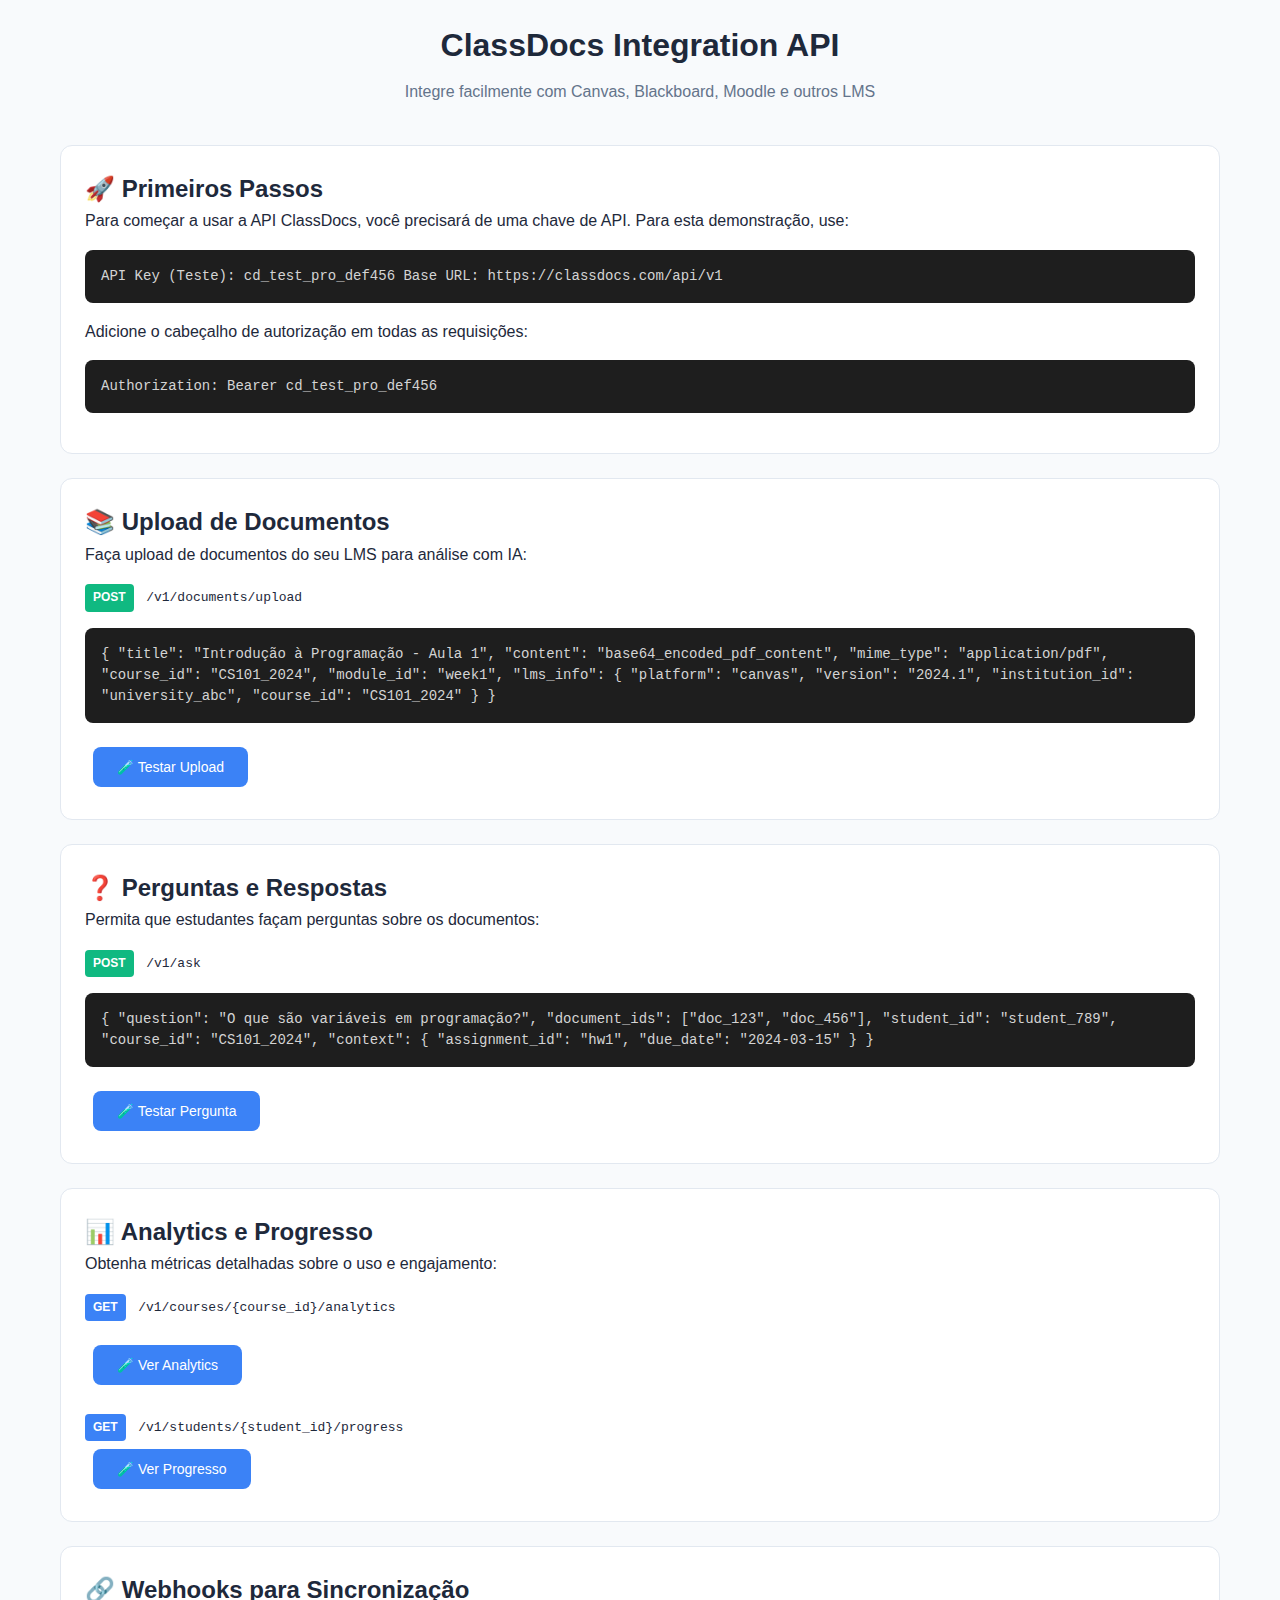
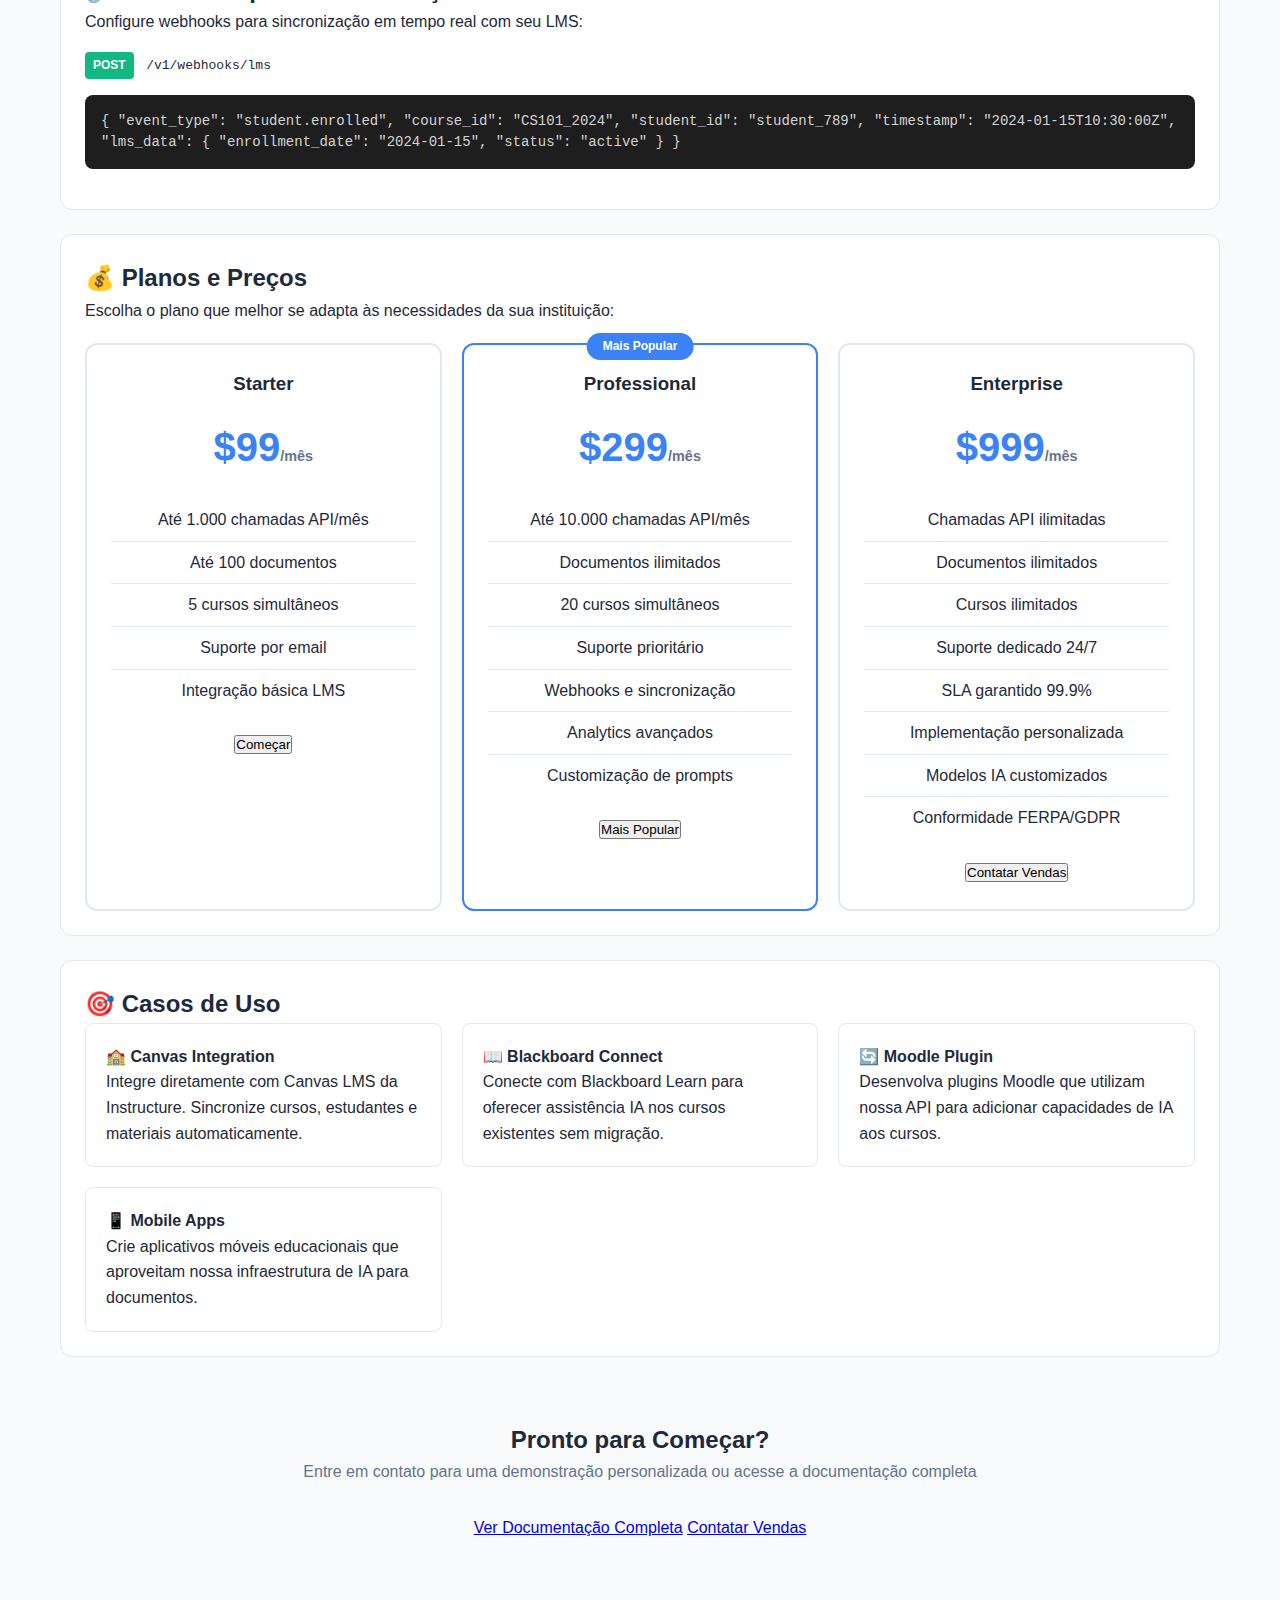
<file: static/api-demo.html>
<!DOCTYPE html>
<html lang="pt-BR">
<head>
    <meta charset="UTF-8">
    <meta name="viewport" content="width=device-width, initial-scale=1.0">
    <title>ClassDocs API - Demo Interativa</title>
    <link rel="icon" type="image/svg+xml" href="/static/favicon.svg">
    <link rel="icon" type="image/x-icon" href="/static/favicon.svg">
    <link rel="stylesheet" href="/static/css/style.css">
    <link rel="stylesheet" href="/static/css/main.css">
    <style>
        .api-demo-container {
            max-width: 1200px;
            margin: 0 auto;
            padding: 20px;
        }
        
        .api-section {
            background: var(--input-bg);
            border: 1px solid var(--border-color);
            border-radius: 12px;
            padding: 24px;
            margin-bottom: 24px;
        }
        
        .code-block {
            background: #1e1e1e;
            color: #d4d4d4;
            padding: 16px;
            border-radius: 8px;
            margin: 16px 0;
            overflow-x: auto;
            font-family: 'Courier New', monospace;
            font-size: 14px;
            line-height: 1.5;
        }
        
        .api-method {
            display: inline-block;
            padding: 4px 8px;
            border-radius: 4px;
            font-weight: bold;
            color: white;
            font-size: 12px;
            margin-right: 8px;
        }
        
        .method-post { background: #10b981; }
        .method-get { background: #3b82f6; }
        .method-delete { background: #ef4444; }
        
        .response-example {
            background: #f8fafc;
            border: 1px solid #e2e8f0;
            border-radius: 8px;
            padding: 16px;
            margin: 16px 0;
        }
        
        .pricing-grid {
            display: grid;
            grid-template-columns: repeat(auto-fit, minmax(280px, 1fr));
            gap: 20px;
            margin-top: 20px;
        }
        
        .pricing-card {
            border: 2px solid var(--border-color);
            border-radius: 12px;
            padding: 24px;
            text-align: center;
            transition: transform 0.2s;
        }
        
        .pricing-card:hover {
            transform: translateY(-4px);
            border-color: var(--accent-color);
        }
        
        .pricing-card.popular {
            border-color: var(--accent-color);
            position: relative;
        }
        
        .pricing-card.popular::before {
            content: "Mais Popular";
            position: absolute;
            top: -12px;
            left: 50%;
            transform: translateX(-50%);
            background: var(--accent-color);
            color: white;
            padding: 4px 16px;
            border-radius: 16px;
            font-size: 12px;
            font-weight: bold;
        }
        
        .price {
            font-size: 2.5rem;
            font-weight: bold;
            color: var(--accent-color);
            margin: 16px 0 8px 0;
        }
        
        .price-period {
            color: var(--text-muted);
            font-size: 0.9rem;
        }
        
        .features {
            list-style: none;
            padding: 0;
            margin: 20px 0;
        }
        
        .features li {
            padding: 8px 0;
            border-bottom: 1px solid var(--border-color);
        }
        
        .features li:last-child {
            border-bottom: none;
        }
        
        .demo-button {
            background: var(--accent-color);
            color: white;
            border: none;
            padding: 12px 24px;
            border-radius: 8px;
            cursor: pointer;
            margin: 8px;
            font-size: 14px;
            transition: background 0.2s;
        }
        
        .demo-button:hover {
            background: var(--accent-hover);
        }
        
        .demo-result {
            background: #f0fdf4;
            border: 1px solid #bbf7d0;
            border-radius: 8px;
            padding: 16px;
            margin-top: 16px;
        }
    </style>
</head>
<body>
    <div class="api-demo-container">
        <h1 style="text-align: center; color: var(--text-primary); margin-bottom: 8px;">
            ClassDocs Integration API
        </h1>
        <p style="text-align: center; color: var(--text-muted); margin-bottom: 40px;">
            Integre facilmente com Canvas, Blackboard, Moodle e outros LMS
        </p>
        
        <div class="api-section">
            <h2>🚀 Primeiros Passos</h2>
            <p>Para começar a usar a API ClassDocs, você precisará de uma chave de API. Para esta demonstração, use:</p>
            <div class="code-block">
API Key (Teste): cd_test_pro_def456
Base URL: https://classdocs.com/api/v1
            </div>
            <p>Adicione o cabeçalho de autorização em todas as requisições:</p>
            <div class="code-block">
Authorization: Bearer cd_test_pro_def456
            </div>
        </div>
        
        <div class="api-section">
            <h2>📚 Upload de Documentos</h2>
            <p>Faça upload de documentos do seu LMS para análise com IA:</p>
            
            <div style="margin: 16px 0;">
                <span class="api-method method-post">POST</span>
                <code>/v1/documents/upload</code>
            </div>
            
            <div class="code-block">
{
  "title": "Introdução à Programação - Aula 1",
  "content": "base64_encoded_pdf_content",
  "mime_type": "application/pdf",
  "course_id": "CS101_2024",
  "module_id": "week1",
  "lms_info": {
    "platform": "canvas",
    "version": "2024.1",
    "institution_id": "university_abc",
    "course_id": "CS101_2024"
  }
}
            </div>
            
            <button class="demo-button" onclick="demoUpload()">🧪 Testar Upload</button>
            <div id="upload-result"></div>
        </div>
        
        <div class="api-section">
            <h2>❓ Perguntas e Respostas</h2>
            <p>Permita que estudantes façam perguntas sobre os documentos:</p>
            
            <div style="margin: 16px 0;">
                <span class="api-method method-post">POST</span>
                <code>/v1/ask</code>
            </div>
            
            <div class="code-block">
{
  "question": "O que são variáveis em programação?",
  "document_ids": ["doc_123", "doc_456"],
  "student_id": "student_789",
  "course_id": "CS101_2024",
  "context": {
    "assignment_id": "hw1",
    "due_date": "2024-03-15"
  }
}
            </div>
            
            <button class="demo-button" onclick="demoAsk()">🧪 Testar Pergunta</button>
            <div id="ask-result"></div>
        </div>
        
        <div class="api-section">
            <h2>📊 Analytics e Progresso</h2>
            <p>Obtenha métricas detalhadas sobre o uso e engajamento:</p>
            
            <div style="margin: 16px 0;">
                <span class="api-method method-get">GET</span>
                <code>/v1/courses/{course_id}/analytics</code>
            </div>
            
            <button class="demo-button" onclick="demoAnalytics()">🧪 Ver Analytics</button>
            <div id="analytics-result"></div>
            
            <div style="margin-top: 20px;">
                <span class="api-method method-get">GET</span>
                <code>/v1/students/{student_id}/progress</code>
            </div>
            
            <button class="demo-button" onclick="demoProgress()">🧪 Ver Progresso</button>
            <div id="progress-result"></div>
        </div>
        
        <div class="api-section">
            <h2>🔗 Webhooks para Sincronização</h2>
            <p>Configure webhooks para sincronização em tempo real com seu LMS:</p>
            
            <div style="margin: 16px 0;">
                <span class="api-method method-post">POST</span>
                <code>/v1/webhooks/lms</code>
            </div>
            
            <div class="code-block">
{
  "event_type": "student.enrolled",
  "course_id": "CS101_2024",
  "student_id": "student_789",
  "timestamp": "2024-01-15T10:30:00Z",
  "lms_data": {
    "enrollment_date": "2024-01-15",
    "status": "active"
  }
}
            </div>
        </div>
        
        <div class="api-section">
            <h2>💰 Planos e Preços</h2>
            <p>Escolha o plano que melhor se adapta às necessidades da sua instituição:</p>
            
            <div class="pricing-grid">
                <div class="pricing-card">
                    <h3>Starter</h3>
                    <div class="price">$99<span class="price-period">/mês</span></div>
                    <ul class="features">
                        <li>Até 1.000 chamadas API/mês</li>
                        <li>Até 100 documentos</li>
                        <li>5 cursos simultâneos</li>
                        <li>Suporte por email</li>
                        <li>Integração básica LMS</li>
                    </ul>
                    <button class="btn btn-secondary">Começar</button>
                </div>
                
                <div class="pricing-card popular">
                    <h3>Professional</h3>
                    <div class="price">$299<span class="price-period">/mês</span></div>
                    <ul class="features">
                        <li>Até 10.000 chamadas API/mês</li>
                        <li>Documentos ilimitados</li>
                        <li>20 cursos simultâneos</li>
                        <li>Suporte prioritário</li>
                        <li>Webhooks e sincronização</li>
                        <li>Analytics avançados</li>
                        <li>Customização de prompts</li>
                    </ul>
                    <button class="btn btn-primary">Mais Popular</button>
                </div>
                
                <div class="pricing-card">
                    <h3>Enterprise</h3>
                    <div class="price">$999<span class="price-period">/mês</span></div>
                    <ul class="features">
                        <li>Chamadas API ilimitadas</li>
                        <li>Documentos ilimitados</li>
                        <li>Cursos ilimitados</li>
                        <li>Suporte dedicado 24/7</li>
                        <li>SLA garantido 99.9%</li>
                        <li>Implementação personalizada</li>
                        <li>Modelos IA customizados</li>
                        <li>Conformidade FERPA/GDPR</li>
                    </ul>
                    <button class="btn btn-primary">Contatar Vendas</button>
                </div>
            </div>
        </div>
        
        <div class="api-section">
            <h2>🎯 Casos de Uso</h2>
            <div style="display: grid; grid-template-columns: repeat(auto-fit, minmax(300px, 1fr)); gap: 20px;">
                <div style="padding: 20px; border: 1px solid var(--border-color); border-radius: 8px;">
                    <h4>🏫 Canvas Integration</h4>
                    <p>Integre diretamente com Canvas LMS da Instructure. Sincronize cursos, estudantes e materiais automaticamente.</p>
                </div>
                
                <div style="padding: 20px; border: 1px solid var(--border-color); border-radius: 8px;">
                    <h4>📖 Blackboard Connect</h4>
                    <p>Conecte com Blackboard Learn para oferecer assistência IA nos cursos existentes sem migração.</p>
                </div>
                
                <div style="padding: 20px; border: 1px solid var(--border-color); border-radius: 8px;">
                    <h4>🔄 Moodle Plugin</h4>
                    <p>Desenvolva plugins Moodle que utilizam nossa API para adicionar capacidades de IA aos cursos.</p>
                </div>
                
                <div style="padding: 20px; border: 1px solid var(--border-color); border-radius: 8px;">
                    <h4>📱 Mobile Apps</h4>
                    <p>Crie aplicativos móveis educacionais que aproveitam nossa infraestrutura de IA para documentos.</p>
                </div>
            </div>
        </div>
        
        <div style="text-align: center; padding: 40px 20px;">
            <h2>Pronto para Começar?</h2>
            <p style="color: var(--text-muted); margin-bottom: 30px;">
                Entre em contato para uma demonstração personalizada ou acesse a documentação completa
            </p>
            <a href="/api/docs" class="btn btn-primary" target="_blank">Ver Documentação Completa</a>
            <a href="mailto:integration@classdocs.com" class="btn btn-secondary">Contatar Vendas</a>
        </div>
    </div>
    
    <script>
        // Simulações de API para a demo
        function demoUpload() {
            const result = document.getElementById('upload-result');
            result.innerHTML = '<div class="demo-result"><strong>✅ Sucesso!</strong><br>Documento processado com ID: doc_abc123<br>Status: Processando chunks (42 encontrados)</div>';
        }
        
        function demoAsk() {
            const result = document.getElementById('ask-result');
            result.innerHTML = `<div class="demo-result">
                <strong>🤖 Resposta da IA:</strong><br>
                "Baseado no documento 'Introdução à Programação - Aula 1', variáveis são espaços na memória do computador onde podemos armazenar dados que podem ser modificados durante a execução do programa..."<br><br>
                <strong>Confiança:</strong> 94%<br>
                <strong>Tempo de resposta:</strong> 1.2s<br>
                <strong>Tokens usados:</strong> 342
            </div>`;
        }
        
        function demoAnalytics() {
            const result = document.getElementById('analytics-result');
            result.innerHTML = `<div class="demo-result">
                <strong>📊 Analytics do Curso CS101_2024:</strong><br>
                • Total de perguntas: 847<br>
                • Estudantes ativos: 23<br>
                • Documento mais acessado: "Introdução à Programação"<br>
                • Tópico com mais dúvidas: "Loops e Condicionais"<br>
                • Tempo médio de resposta: 1.25s
            </div>`;
        }
        
        function demoProgress() {
            const result = document.getElementById('progress-result');
            result.innerHTML = `<div class="demo-result">
                <strong>📈 Progresso do Estudante:</strong><br>
                • Perguntas feitas: 15<br>
                • Documentos acessados: 5<br>
                • Score de engajamento: 8.2/10<br>
                • Tópicos estudados: Arrays, Funções, Loops<br>
                • Última atividade: 2 horas atrás
            </div>`;
        }
    </script>
</body>
</html>
</file>
<file: static/css/main.css>
/* Main content */
main {
    flex: 1;
}

.upload-section {
    background: var(--fundo-branco-transparente);
    border-radius: 20px;
    padding: 30px;
    margin-bottom: 30px;
    box-shadow: var(--sombra-principal);
    backdrop-filter: blur(10px);
    border: 1px solid var(--borda-transparente);
}

.upload-section h2 {
    margin-bottom: 20px;
    color: var(--texto-cor-secundaria);
}

/* Drop zone */
.drop-zone {
    border: 2px dashed var(--borda-cinza);
    border-radius: 8px;
    padding: 40px;
    text-align: center;
    background: var(--fundo-cinza-claro);
    transition: all 0.3s;
    cursor: pointer;
}

.drop-zone:hover,
.drop-zone.drag-over {
    border-color: var(--botao-primario-inicio);
    background: var(--input-foco-sombra);
    transform: translateY(-2px);
}

.drop-content {
    display: flex;
    flex-direction: column;
    align-items: center;
    gap: 15px;
}

.upload-icon {
    width: 48px;
    height: 48px;
    color: var(--texto-cor-terciaria);
}

.drop-zone p {
    color: var(--texto-cor-terciaria);
    font-size: 16px;
}

.or-text {
    color: var(--texto-cor-clara) !important;
    font-size: 14px !important;
}

/* Upload status */
.upload-status {
    margin-top: 20px;
}

.status {
    padding: 10px;
    border-radius: 6px;
    margin-bottom: 10px;
}

.status.success {
    background: var(--sucesso-fundo);
    color: var(--sucesso-texto);
    border: 1px solid var(--sucesso-borda);
}

.status.error {
    background: var(--erro-fundo);
    color: var(--erro-texto);
    border: 1px solid var(--erro-borda);
}

.status.info {
    background: var(--info-fundo);
    color: var(--info-texto);
    border: 1px solid var(--info-borda);
}

/* Documents section */
.documents-section {
    background: var(--fundo-branco-transparente);
    border-radius: 20px;
    padding: 30px;
    box-shadow: var(--sombra-principal);
    backdrop-filter: blur(10px);
    border: 1px solid var(--borda-transparente);
}

.documents-section h2 {
    margin-bottom: 20px;
    color: var(--texto-cor-secundaria);
}

.documents-list {
    display: flex;
    flex-direction: column;
    gap: 15px;
}

.document-item {
    display: flex;
    justify-content: space-between;
    align-items: center;
    padding: 15px;
    border: 1px solid var(--borda-cinza);
    border-radius: 8px;
    background: var(--fundo-cinza-claro);
}

.document-info {
    display: flex;
    align-items: center;
    gap: 10px;
}

.file-icon {
    width: 20px;
    height: 20px;
    color: var(--erro-cor);
}

.document-name {
    font-weight: 500;
    color: var(--texto-cor-secundaria);
}

.loading, .no-documents, .error {
    text-align: center;
    color: var(--texto-cor-terciaria);
    padding: 20px;
}

.error {
    color: var(--erro-cor);
}

/* Chat styles */
.chat-main {
    flex: 1;
    display: flex;
    flex-direction: column;
}

.chat-container {
    background: var(--fundo-branco-transparente);
    border-radius: 20px;
    box-shadow: var(--sombra-principal);
    backdrop-filter: blur(10px);
    border: 1px solid var(--borda-transparente);
    display: flex;
    flex-direction: column;
    height: 100%;
    min-height: 500px;
}

.chat-messages {
    flex: 1;
    padding: 20px;
    overflow-y: auto;
    display: flex;
    flex-direction: column;
    gap: 15px;
}

.message {
    max-width: 80%;
    display: flex;
    flex-direction: column;
}

.message.user {
    align-self: flex-end;
}

.message.assistant {
    align-self: flex-start;
}

.message.system {
    align-self: center;
    max-width: 100%;
}

.message-content {
    padding: 12px 16px;
    border-radius: 18px;
    word-wrap: break-word;
    line-height: 1.5;
}

.message.user .message-content {
    background: linear-gradient(135deg, var(--mensagem-usuario-inicio) 0%, var(--mensagem-usuario-fim) 100%);
    color: var(--texto-cor-branco);
    box-shadow: var(--sombra-mensagem);
}

.message.assistant .message-content {
    background: var(--fundo-cinza-mensagem);
    color: var(--texto-cor-principal);
}

.message.system .message-content {
    background: var(--mensagem-sistema-fundo);
    color: var(--mensagem-sistema-texto);
    text-align: center;
    border-radius: 12px;
}

.message-timestamp {
    font-size: 11px;
    color: var(--texto-cor-terciaria);
    margin-top: 4px;
    padding: 0 16px;
}

.message.user .message-timestamp {
    text-align: right;
}

.system-message {
    text-align: center;
    margin-bottom: 20px;
}

.system-message p {
    color: var(--texto-cor-terciaria);
    margin-bottom: 8px;
}

.connection-status {
    font-size: 12px;
    padding: 4px 12px;
    border-radius: 12px;
    display: inline-block;
    font-weight: 500;
}

.connection-status.connected {
    background: var(--sucesso-fundo);
    color: var(--sucesso-texto);
}

.connection-status.disconnected {
    background: var(--erro-fundo);
    color: var(--erro-texto);
}

.connection-status.error {
    background: var(--aviso-fundo);
    color: var(--aviso-texto);
}

/* Typing indicator */
.typing-dots {
    display: flex;
    gap: 4px;
    padding: 8px 0;
}

.typing-dots span {
    width: 8px;
    height: 8px;
    border-radius: 50%;
    background: var(--typing-dots-cor);
    animation: typing 1.4s infinite ease-in-out;
}

.typing-dots span:nth-child(1) {
    animation-delay: -0.32s;
}

.typing-dots span:nth-child(2) {
    animation-delay: -0.16s;
}

@keyframes typing {
    0%, 80%, 100% {
        opacity: 0.3;
    }
    40% {
        opacity: 1;
    }
}

/* Chat input */
.chat-input-container {
    padding: 20px;
    border-top: 1px solid var(--borda-cinza);
}

.chat-input-wrapper {
    display: flex;
    gap: 10px;
    align-items: flex-end;
}

#messageInput {
    flex: 1;
    padding: 12px 16px;
    border: 1px solid var(--borda-cinza);
    border-radius: 20px;
    resize: none;
    font-family: inherit;
    font-size: 14px;
    line-height: 1.4;
    max-height: 120px;
    min-height: 44px;
    outline: none;
}

#messageInput:focus {
    border-color: var(--input-foco-cor);
    box-shadow: 0 0 0 3px var(--input-foco-sombra);
}

#messageInput:disabled {
    background: var(--fundo-cinza-claro);
    cursor: not-allowed;
}

#sendButton {
    width: 44px;
    height: 44px;
    border-radius: 50%;
    display: flex;
    align-items: center;
    justify-content: center;
    padding: 0;
}

#sendButton:disabled {
    background: var(--texto-cor-terciaria);
    cursor: not-allowed;
}

.send-icon {
    width: 18px;
    height: 18px;
}

/* Message formatting */
.message-content p {
    margin: 0 0 10px 0;
}

.message-content p:last-child {
    margin-bottom: 0;
}

.code-block {
    margin: 10px 0;
    border-radius: 8px;
    overflow: hidden;
    background: var(--codigo-fundo);
}

.code-block pre {
    margin: 0;
    padding: 15px;
    background: var(--codigo-fundo);
    color: var(--codigo-texto);
    font-family: 'Monaco', 'Consolas', 'Courier New', monospace;
    font-size: 13px;
    line-height: 1.4;
    overflow-x: auto;
}

.code-block code {
    background: transparent;
    padding: 0;
    border-radius: 0;
    font-family: inherit;
    color: inherit;
}

.inline-code {
    background: var(--codigo-inline-fundo);
    padding: 2px 6px;
    border-radius: 4px;
    font-family: 'Monaco', 'Consolas', 'Courier New', monospace;
    font-size: 13px;
    color: var(--codigo-inline-cor);
}

.message.assistant .inline-code {
    background: var(--codigo-inline-fundo-assistente);
}

.message-content strong {
    font-weight: 600;
    color: inherit;
}

.message-content em {
    font-style: italic;
    color: inherit;
}

/* Responsive design */
@media (max-width: 768px) {
    .container {
        padding: 15px;
    }

    .upload-section,
    .documents-section {
        padding: 20px;
    }

    .document-item {
        flex-direction: column;
        gap: 10px;
        align-items: flex-start;
    }

    .message {
        max-width: 90%;
    }

    .chat-container {
        height: calc(100vh - 160px);
    }
}
</file>
<file: static/css/style.css>
/* Reset and base styles */
* {
    margin: 0;
    padding: 0;
    box-sizing: border-box;
}

:root {
    /* Theme Colors - White and Blue */
    --sidebar-bg: #ffffff;
    --main-bg: #f8fafc;
    --input-bg: #ffffff;
    --text-primary: #1e293b;
    --text-secondary: #475569;
    --text-muted: #64748b;
    --border-color: #e2e8f0;
    --hover-bg: #f1f5f9;
    --accent-color: #3b82f6;
    --accent-hover: #2563eb;
    --success-color: #10b981;
    --error-color: #ef4444;
    --warning-color: #f59e0b;
    
    /* Button colors */
    --btn-primary: #3b82f6;
    --btn-primary-hover: #2563eb;
    --btn-secondary: #f1f5f9;
    --btn-secondary-hover: #e2e8f0;
    
    /* Message colors */
    --message-user-bg: #3b82f6;
    --message-assistant-bg: #f1f5f9;
    --message-system-bg: #e2e8f0;
    
    /* Code colors */
    --code-bg: #1e293b;
    --code-text: #e2e8f0;
    --inline-code-bg: #f1f5f9;
    
    /* Shadows */
    --shadow-sm: 0 1px 2px 0 rgba(0, 0, 0, 0.05);
    --shadow-md: 0 4px 6px -1px rgba(0, 0, 0, 0.1);
    --shadow-lg: 0 10px 15px -3px rgba(0, 0, 0, 0.1);
}


body {
    font-family: -apple-system, BlinkMacSystemFont, 'Segoe UI', Roboto, 'Helvetica Neue', Arial, sans-serif;
    background: var(--main-bg);
    color: var(--text-primary);
    line-height: 1.6;
    min-height: 100vh;
    overflow-x: hidden;
}

/* ChatGPT Layout */
.chatgpt-layout {
    display: flex;
    min-height: 100vh;
}

/* Sidebar */
.sidebar {
    width: 260px;
    background: var(--sidebar-bg);
    border-right: 1px solid var(--border-color);
    display: flex;
    flex-direction: column;
    position: fixed;
    height: 100vh;
    left: 0;
    top: 0;
    z-index: 1000;
}

.sidebar-header {
    padding: 20px 16px;
    border-bottom: 1px solid var(--border-color);
}

.sidebar-logo {
    display: flex;
    align-items: center;
    gap: 12px;
    color: var(--text-primary);
    font-size: 18px;
    font-weight: 600;
    text-decoration: none;
}

.sidebar-logo::before {
    content: "CD";
    font-size: 18px;
    font-weight: 700;
    background: var(--accent-color);
    color: white;
    width: 32px;
    height: 32px;
    border-radius: 8px;
    display: flex;
    align-items: center;
    justify-content: center;
}

.sidebar-nav {
    padding: 16px;
    flex: 1;
}

.nav-section {
    margin-bottom: 24px;
}

.nav-section-title {
    color: var(--text-muted);
    font-size: 12px;
    font-weight: 600;
    text-transform: uppercase;
    letter-spacing: 0.05em;
    margin-bottom: 8px;
    padding: 0 8px;
}

.nav-item {
    display: flex;
    align-items: center;
    gap: 12px;
    padding: 8px 12px;
    color: var(--text-secondary);
    text-decoration: none;
    border-radius: 8px;
    transition: all 0.2s;
    margin-bottom: 4px;
}

.nav-item:hover {
    background: var(--hover-bg);
    color: var(--text-primary);
}

.nav-item.active {
    background: var(--hover-bg);
    color: var(--text-primary);
}

.nav-item-icon {
    width: 20px;
    height: 20px;
    display: flex;
    align-items: center;
    justify-content: center;
    flex-shrink: 0;
    margin-right: 12px;
}

/* Chat list */
.chat-list {
    flex: 1;
    overflow-y: auto;
    padding: 0 16px;
}

.chat-item {
    display: flex;
    align-items: center;
    gap: 12px;
    padding: 8px 12px;
    color: var(--text-secondary);
    text-decoration: none;
    border-radius: 8px;
    transition: all 0.2s;
    margin-bottom: 4px;
    font-size: 14px;
    line-height: 1.4;
}

.chat-item:hover {
    background: var(--hover-bg);
    color: var(--text-primary);
}

.chat-item.active {
    background: var(--hover-bg);
    color: var(--text-primary);
}

/* Sidebar footer */
.sidebar-footer {
    padding: 16px;
    border-top: 1px solid var(--border-color);
}

.user-profile {
    display: flex;
    align-items: center;
    gap: 12px;
    padding: 12px;
    border-radius: 8px;
    transition: all 0.2s;
}

.user-profile:hover {
    background: var(--hover-bg);
}

.user-avatar {
    width: 32px;
    height: 32px;
    border-radius: 50%;
    background: var(--accent-color);
    display: flex;
    align-items: center;
    justify-content: center;
    color: white;
    font-weight: 600;
    font-size: 14px;
}

.user-info {
    flex: 1;
}

.user-name {
    color: var(--text-primary);
    font-size: 14px;
    font-weight: 500;
}

.user-plan {
    color: var(--text-muted);
    font-size: 12px;
}


/* Main content area */
.main-content {
    flex: 1;
    margin-left: 260px;
    background: var(--main-bg);
    display: flex;
    flex-direction: column;
    min-height: 100vh;
}

.main-header {
    padding: 20px 24px;
    border-bottom: 1px solid var(--border-color);
    display: flex;
    justify-content: space-between;
    align-items: center;
}

.main-title {
    color: var(--text-primary);
    font-size: 24px;
    font-weight: 600;
}

.main-actions {
    display: flex;
    gap: 12px;
    align-items: center;
    justify-content: flex-end;
}


/* Theme toggle button */

/* Chat area */
.chat-area {
    flex: 1;
    display: flex;
    flex-direction: column;
    justify-content: center;
    align-items: center;
    padding: 40px 24px;
    text-align: center;
}

/* Main content area for non-chat pages */
.main-content-area {
    flex: 1;
    padding: 40px 24px;
    max-width: 1200px;
    margin: 0 auto;
    width: 100%;
}

.content-wrapper {
    max-width: 1200px;
    margin: 0 auto;
    width: 100%;
    padding: 0 16px;
    box-sizing: border-box;
}

.welcome-message {
    color: var(--text-primary);
    font-size: 32px;
    font-weight: 600;
    margin-bottom: 24px;
}

.chat-input-container {
    width: 100%;
    max-width: 768px;
    position: relative;
}

.chat-input {
    width: 100%;
    background: var(--input-bg);
    border: 1px solid var(--border-color);
    border-radius: 12px;
    padding: 16px 20px;
    color: var(--text-primary);
    font-size: 16px;
    line-height: 1.5;
    resize: none;
    outline: none;
    transition: all 0.2s;
    min-height: 56px;
    max-height: 200px;
}

.chat-input:focus {
    border-color: var(--accent-color);
    box-shadow: 0 0 0 3px rgba(139, 92, 246, 0.1);
}

.chat-input::placeholder {
    color: var(--text-muted);
}

.chat-input-icons {
    position: absolute;
    right: 16px;
    top: 50%;
    transform: translateY(-50%);
    display: flex;
    gap: 12px;
    align-items: center;
}

.chat-icon {
    width: 20px;
    height: 20px;
    color: var(--text-muted);
    cursor: pointer;
    transition: color 0.2s;
}

.chat-icon:hover {
    color: var(--text-secondary);
}

/* Responsive design */

@media (max-width: 768px) {
    .sidebar {
        transform: translateX(-100%);
        transition: transform 0.3s;
    }
    
    .sidebar.open {
        transform: translateX(0);
    }
    
    .main-content {
        margin-left: 0;
    }
    
    .welcome-message {
        font-size: 24px;
    }
    
    .chat-input-container {
        max-width: 100%;
    }
    
    .sidebar-toggle {
        display: block;
    }
}


/* Lucide Icons Styling */
[data-lucide] {
    stroke-width: 2;
}

.mobile-menu-toggle [data-lucide] {
    width: 20px;
    height: 20px;
}


.file-icon[data-lucide] {
    width: 24px;
    height: 24px;
}

.metric-icon[data-lucide] {
    width: 24px;
    height: 24px;
    stroke-width: 2.5;
}

#sendButton [data-lucide] {
    width: 18px;
    height: 18px;
}
</file>
